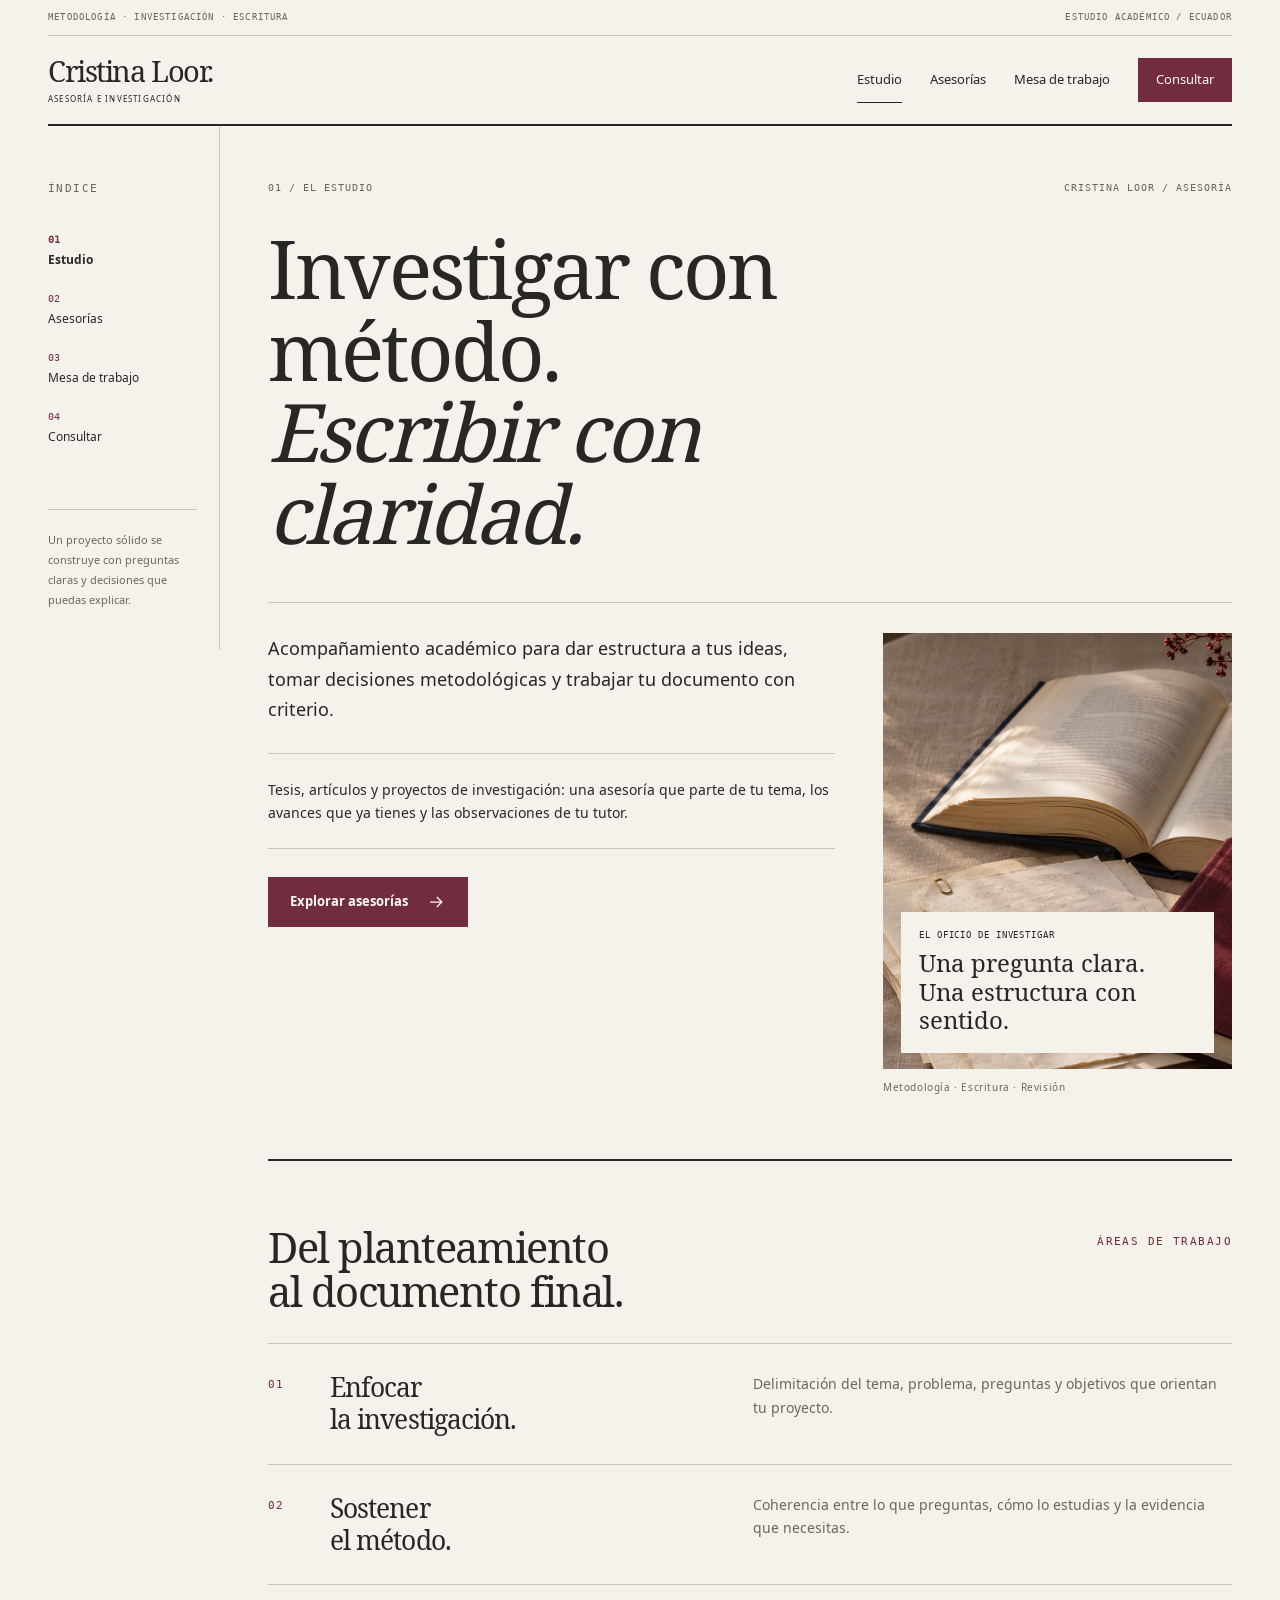
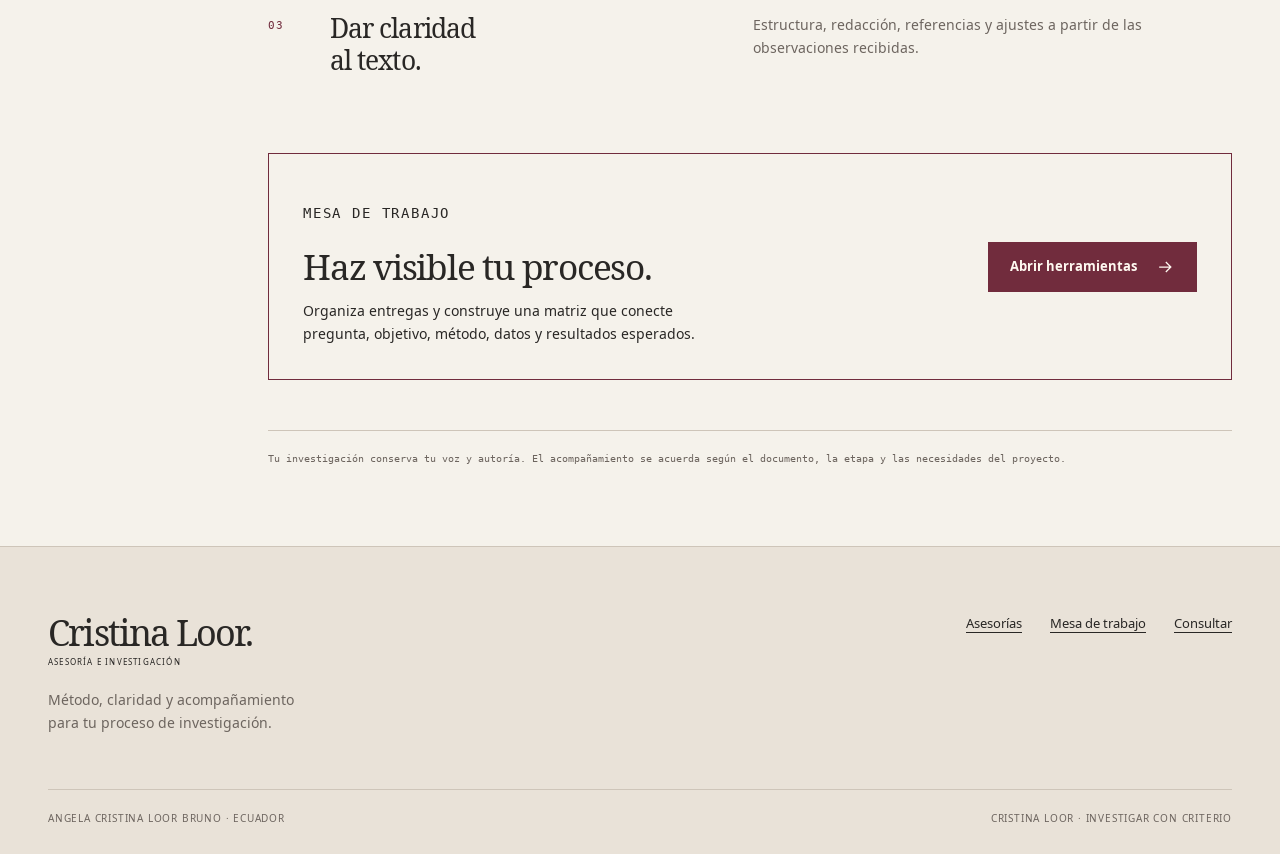
<file: index.html>
<!doctype html>
<html lang="es"><head><meta charset="utf-8"><meta name="viewport" content="width=device-width,initial-scale=1"><meta name="theme-color" content="#712c3d"><title>Método, investigación y escritura | Cristina Loor</title><meta name="description" content="Asesoría en metodología, investigación y escritura académica. Organiza tus entregas y construye una matriz de coherencia para trabajar tu proyecto."><link rel="icon" href="favicon.svg" type="image/svg+xml"><link rel="stylesheet" href="assets/fonts.css"><link rel="stylesheet" href="assets/styles.css"><script src="configuracion.js" defer></script><script src="assets/app.js" defer></script></head>
<body class="site-c"><a class="skip" href="#contenido">Saltar al contenido</a><div class="c-edition container"><span>Metodología · Investigación · Escritura</span><span>Estudio académico / Ecuador</span></div><header class="site-header"><div class="container header-inner"><a class="brand" href="index.html" aria-label="Cristina Loor · Inicio"><span class="brand-title">Cristina Loor<span aria-hidden="true">.</span></span><small>Asesoría e investigación</small></a><button class="menu-toggle" type="button" aria-label="Abrir menú" aria-expanded="false" aria-controls="navegacion">Menú</button><nav class="nav" id="navegacion" aria-label="Navegación principal"><a href="index.html" aria-current="page">Estudio</a><a href="servicios.html">Asesorías</a><a href="herramientas.html">Mesa de trabajo</a><a href="contacto.html" class="nav-cta">Consultar</a></nav></div></header>
<main id="contenido" tabindex="-1"><div class="container c-layout"><aside class="c-index" aria-label="Índice de secciones"><p class="folio">Índice</p><a href="index.html" aria-current="page"><span>01</span>Estudio</a><a href="servicios.html"><span>02</span>Asesorías</a><a href="herramientas.html"><span>03</span>Mesa de trabajo</a><a href="contacto.html"><span>04</span>Consultar</a><div class="c-index-note">Un proyecto sólido se construye con preguntas claras y decisiones que puedas explicar.</div></aside><div class="c-main"><div class="c-chapter"><span>01 / El estudio</span><span>Cristina Loor / Asesoría</span></div><h1 class="c-title">Investigar con método.<br><em>Escribir con claridad.</em></h1><div class="c-abstract"><div><p class="lead">Acompañamiento académico para dar estructura a tus ideas, tomar decisiones metodológicas y trabajar tu documento con criterio.</p><p class="c-intro-note">Tesis, artículos y proyectos de investigación: una asesoría que parte de tu tema, los avances que ya tienes y las observaciones de tu tutor.</p><div class="actions"><a class="btn" href="servicios.html">Explorar asesorías <svg viewBox="0 0 24 24" aria-hidden="true"><path d="M5 12h14M13 6l6 6-6 6"/></svg></a></div></div><figure class="c-cover"><img src="assets/editorial.png" width="1024" height="1536" alt="Mesa de estudio con cuaderno y materiales de investigación" fetchpriority="high"><div class="c-cover-label"><span>EL OFICIO DE INVESTIGAR</span>Una pregunta clara.<br>Una estructura con sentido.</div><figcaption>Metodología · Escritura · Revisión</figcaption></figure></div><section class="c-section"><div class="c-section-head"><h2>Del planteamiento<br>al documento final.</h2><span class="folio">Áreas de trabajo</span></div><article class="c-row"><span class="folio">01</span><h3>Enfocar<br>la investigación.</h3><p>Delimitación del tema, problema, preguntas y objetivos que orientan tu proyecto.</p></article><article class="c-row"><span class="folio">02</span><h3>Sostener<br>el método.</h3><p>Coherencia entre lo que preguntas, cómo lo estudias y la evidencia que necesitas.</p></article><article class="c-row"><span class="folio">03</span><h3>Dar claridad<br>al texto.</h3><p>Estructura, redacción, referencias y ajustes a partir de las observaciones recibidas.</p></article></section><section class="c-callout"><div><p class="eyebrow">Mesa de trabajo</p><h2>Haz visible tu proceso.</h2><p>Organiza entregas y construye una matriz que conecte pregunta, objetivo, método, datos y resultados esperados.</p></div><div class="actions"><a class="btn" href="herramientas.html">Abrir herramientas <svg viewBox="0 0 24 24" aria-hidden="true"><path d="M5 12h14M13 6l6 6-6 6"/></svg></a></div></section><p class="c-source-note">Tu investigación conserva tu voz y autoría. El acompañamiento se acuerda según el documento, la etapa y las necesidades del proyecto.</p></div></div></main>
<footer class="site-footer"><div class="container"><div class="footer-top"><div><a class="brand" href="index.html"><span class="brand-title">Cristina Loor<span aria-hidden="true">.</span></span><small>Asesoría e investigación</small></a><p class="footer-note">Método, claridad y acompañamiento para tu proceso de investigación.</p></div><nav class="footer-nav" aria-label="Navegación del pie"><a href="servicios.html">Asesorías</a><a href="herramientas.html">Mesa de trabajo</a><a href="contacto.html">Consultar</a></nav></div><div class="footer-bottom"><span>Angela Cristina Loor Bruno · Ecuador</span><span>Cristina Loor · Investigar con criterio</span></div></div></footer></body></html>
</file>
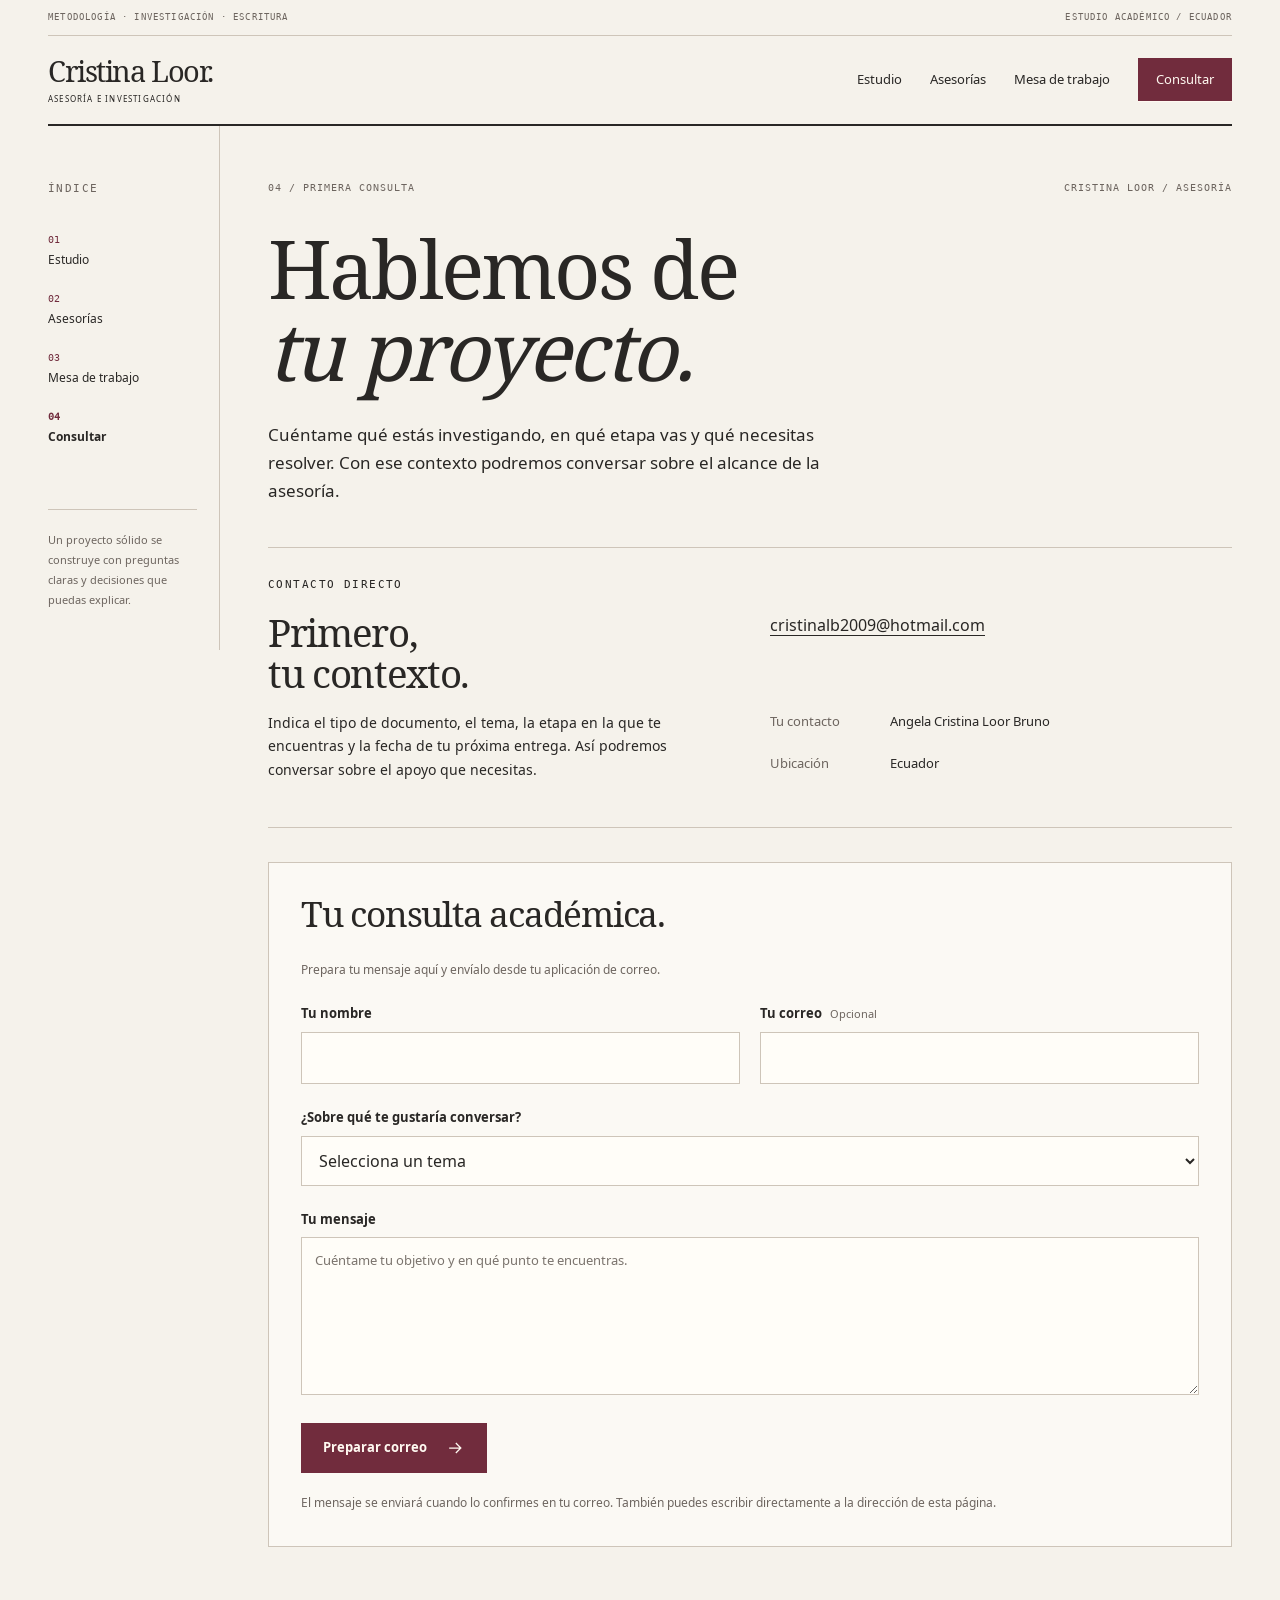
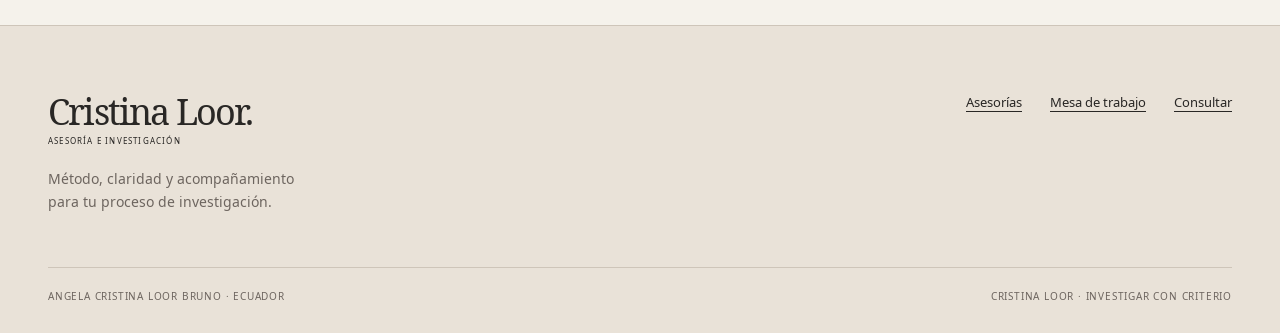
<file: contacto.html>
<!doctype html>
<html lang="es"><head><meta charset="utf-8"><meta name="viewport" content="width=device-width,initial-scale=1"><meta name="theme-color" content="#712c3d"><title>Consulta académica | Cristina Loor</title><meta name="description" content="Asesoría en metodología, investigación y escritura académica. Organiza tus entregas y construye una matriz de coherencia para trabajar tu proyecto."><link rel="icon" href="favicon.svg" type="image/svg+xml"><link rel="stylesheet" href="assets/fonts.css"><link rel="stylesheet" href="assets/styles.css"><script src="configuracion.js" defer></script><script src="assets/app.js" defer></script></head>
<body class="site-c"><a class="skip" href="#contenido">Saltar al contenido</a><div class="c-edition container"><span>Metodología · Investigación · Escritura</span><span>Estudio académico / Ecuador</span></div><header class="site-header"><div class="container header-inner"><a class="brand" href="index.html" aria-label="Cristina Loor · Inicio"><span class="brand-title">Cristina Loor<span aria-hidden="true">.</span></span><small>Asesoría e investigación</small></a><button class="menu-toggle" type="button" aria-label="Abrir menú" aria-expanded="false" aria-controls="navegacion">Menú</button><nav class="nav" id="navegacion" aria-label="Navegación principal"><a href="index.html">Estudio</a><a href="servicios.html">Asesorías</a><a href="herramientas.html">Mesa de trabajo</a><a href="contacto.html" aria-current="page" class="nav-cta">Consultar</a></nav></div></header>
<main id="contenido" tabindex="-1"><div class="container c-layout"><aside class="c-index" aria-label="Índice de secciones"><p class="folio">Índice</p><a href="index.html"><span>01</span>Estudio</a><a href="servicios.html"><span>02</span>Asesorías</a><a href="herramientas.html"><span>03</span>Mesa de trabajo</a><a href="contacto.html" aria-current="page"><span>04</span>Consultar</a><div class="c-index-note">Un proyecto sólido se construye con preguntas claras y decisiones que puedas explicar.</div></aside><div class="c-main"><div class="c-chapter"><span>04 / Primera consulta</span><span>Cristina Loor / Asesoría</span></div><div class="c-contact"><h1 class="c-title">Hablemos de<br><em>tu proyecto.</em></h1><p class="c-service-lead">Cuéntame qué estás investigando, en qué etapa vas y qué necesitas resolver. Con ese contexto podremos conversar sobre el alcance de la asesoría.</p><div class="container contact-grid"><div class="contact-info"><p class="eyebrow">Contacto directo</p><h2>Primero,<br>tu contexto.</h2><a class="contact-email" href="mailto:cristinalb2009@hotmail.com">cristinalb2009@hotmail.com</a><p class="contact-note">Indica el tipo de documento, el tema, la etapa en la que te encuentras y la fecha de tu próxima entrega. Así podremos conversar sobre el apoyo que necesitas.</p><dl class="contact-detail"><dt>Tu contacto</dt><dd>Angela Cristina Loor Bruno</dd><dt>Ubicación</dt><dd>Ecuador</dd></dl><div class="actions"><a class="btn secondary" data-link="formulario" hidden>Formulario de consulta <svg viewBox="0 0 24 24" aria-hidden="true"><path d="M5 12h14M13 6l6 6-6 6"></path></svg></a><a class="btn secondary" data-link="agenda" hidden>Agendar conversación <svg viewBox="0 0 24 24" aria-hidden="true"><path d="M5 12h14M13 6l6 6-6 6"></path></svg></a></div></div><div class="panel"><div class="panel-heading"><h2>Tu consulta académica.</h2></div><p class="micro" style="margin:0 0 24px">Prepara tu mensaje aquí y envíalo desde tu aplicación de correo.</p><form id="contact-form" data-email="cristinalb2009@hotmail.com"><div class="form-grid"><div class="field"><label for="contact-name">Tu nombre</label><input id="contact-name" name="nombre" autocomplete="name" maxlength="100" required></div><div class="field"><label for="contact-email">Tu correo <span class="hint">Opcional</span></label><input id="contact-email" type="email" name="email" autocomplete="email" maxlength="150"></div><div class="field full"><label for="contact-topic">¿Sobre qué te gustaría conversar?</label><select id="contact-topic" name="tema" required><option value="">Selecciona un tema</option><option>Tesis</option><option>Artículo científico</option><option>Proyecto de investigación</option><option>Referencias y normas APA 7</option><option>Organización de entregas</option><option>Otra consulta</option></select></div><div class="field full"><label for="contact-message">Tu mensaje</label><textarea id="contact-message" name="mensaje" rows="5" maxlength="1600" minlength="10" required placeholder="Cuéntame tu objetivo y en qué punto te encuentras."></textarea></div></div><div class="actions"><button class="btn" type="submit">Preparar correo <svg viewBox="0 0 24 24" aria-hidden="true"><path d="M5 12h14M13 6l6 6-6 6"></path></svg></button><a class="btn secondary" id="prepared-email" hidden>Abrir mi correo <svg viewBox="0 0 24 24" aria-hidden="true"><path d="M5 12h14M13 6l6 6-6 6"></path></svg></a></div><p class="status" id="contact-status" role="status" aria-live="polite"></p><p class="micro">El mensaje se enviará cuando lo confirmes en tu correo. También puedes escribir directamente a la dirección de esta página.</p></form></div></div></div></div></div></main>
<footer class="site-footer"><div class="container"><div class="footer-top"><div><a class="brand" href="index.html"><span class="brand-title">Cristina Loor<span aria-hidden="true">.</span></span><small>Asesoría e investigación</small></a><p class="footer-note">Método, claridad y acompañamiento para tu proceso de investigación.</p></div><nav class="footer-nav" aria-label="Navegación del pie"><a href="servicios.html">Asesorías</a><a href="herramientas.html">Mesa de trabajo</a><a href="contacto.html">Consultar</a></nav></div><div class="footer-bottom"><span>Angela Cristina Loor Bruno · Ecuador</span><span>Cristina Loor · Investigar con criterio</span></div></div></footer></body></html>
</file>
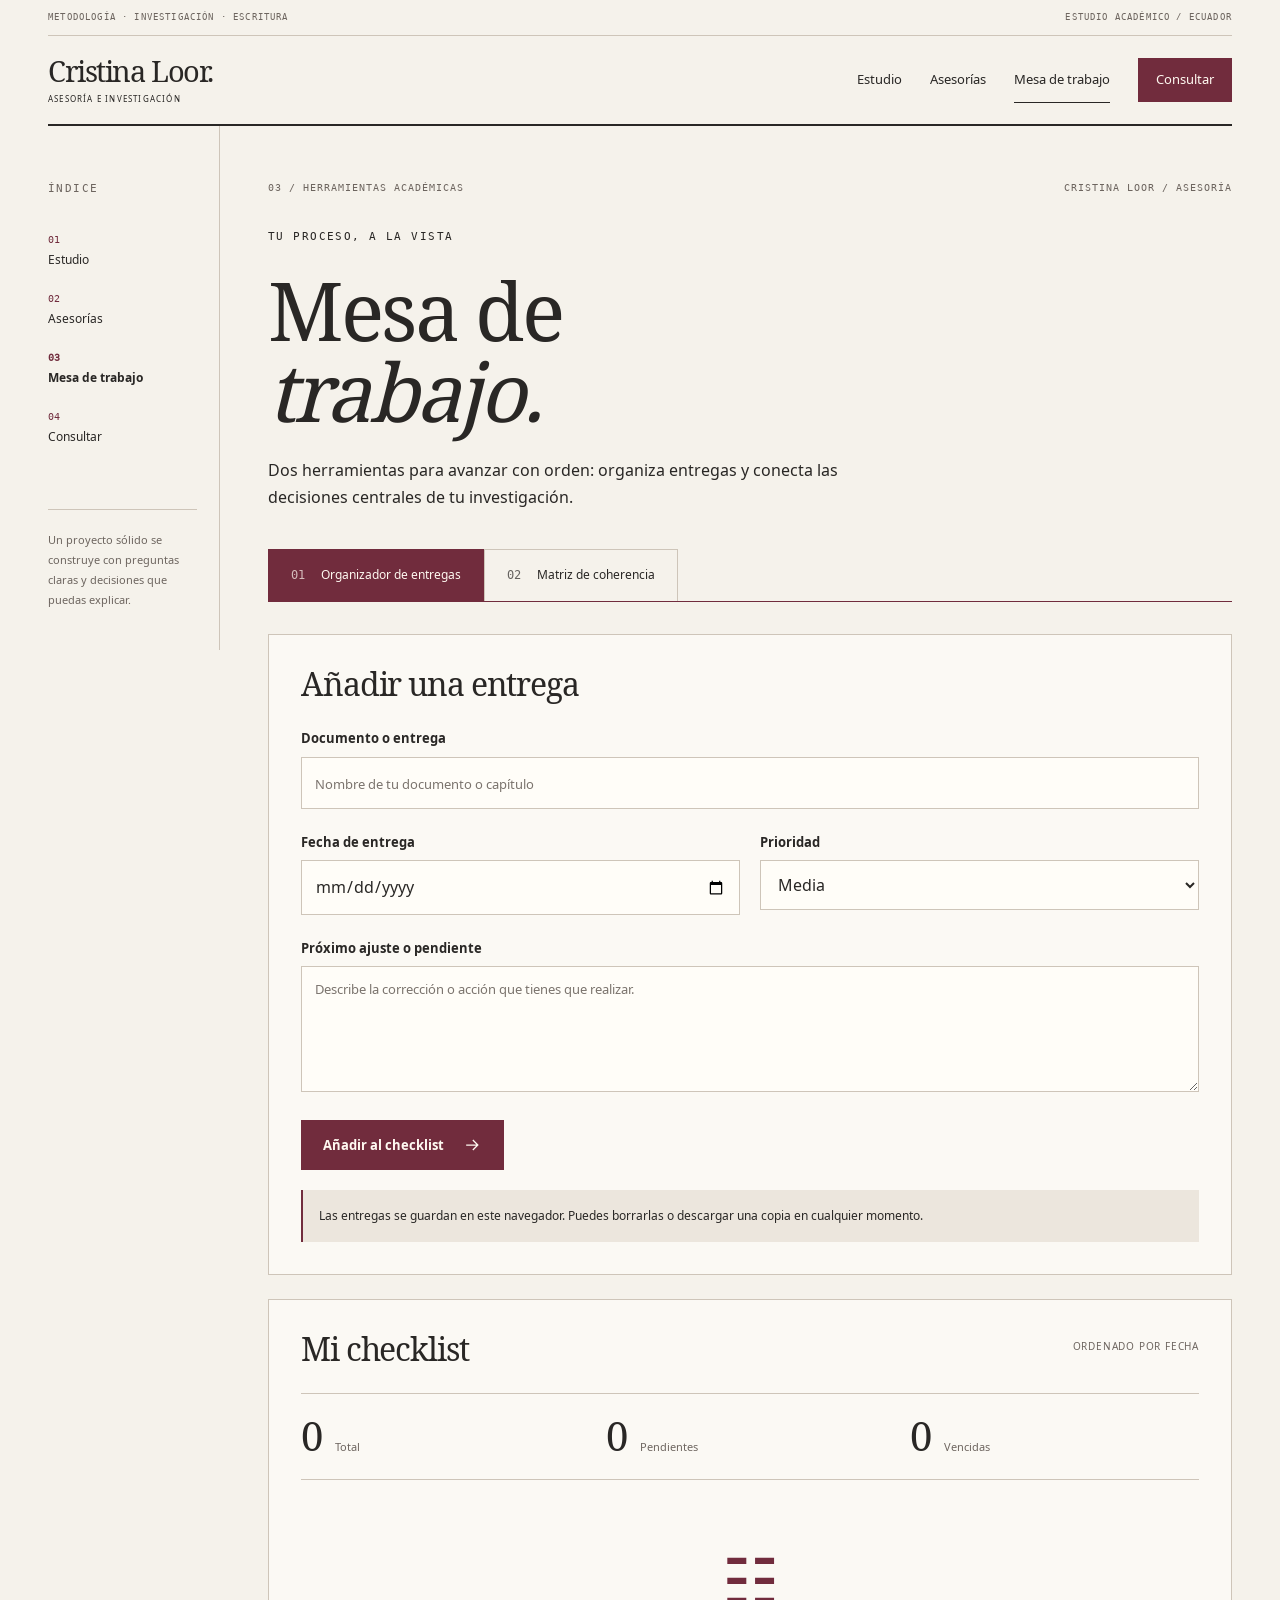
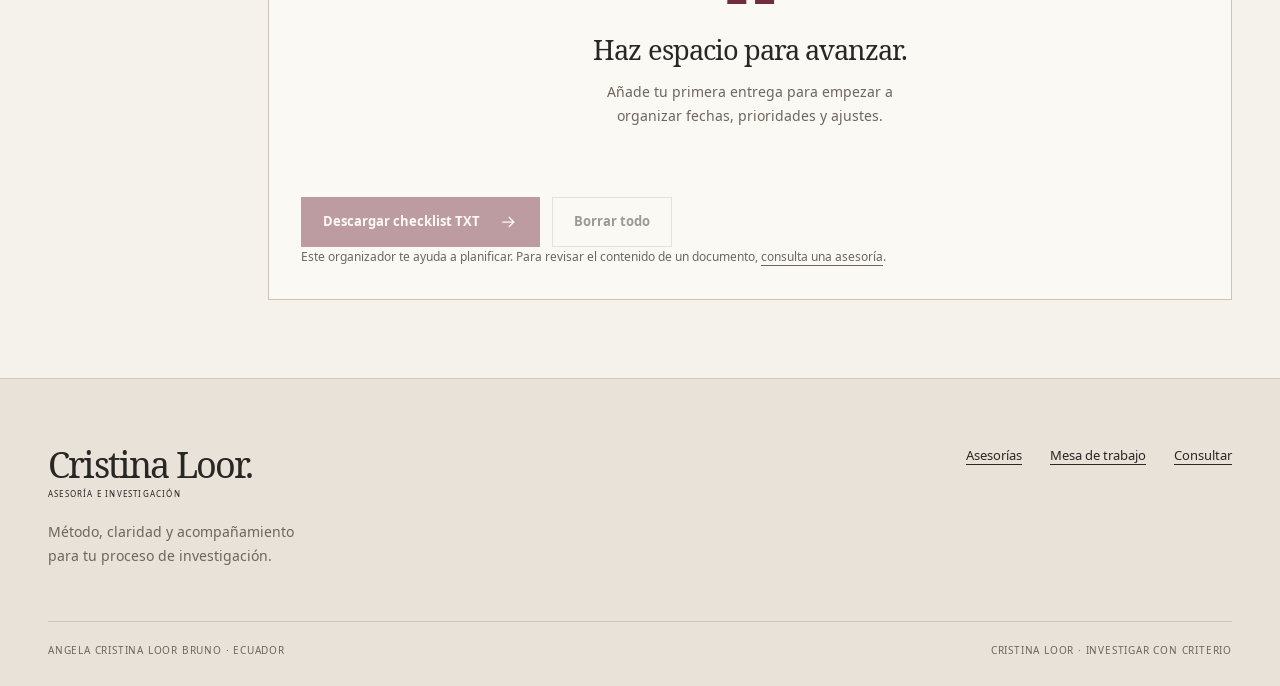
<file: herramientas.html>
<!doctype html>
<html lang="es"><head><meta charset="utf-8"><meta name="viewport" content="width=device-width,initial-scale=1"><meta name="theme-color" content="#712c3d"><title>Organizador y matriz de coherencia | Cristina Loor</title><meta name="description" content="Asesoría en metodología, investigación y escritura académica. Organiza tus entregas y construye una matriz de coherencia para trabajar tu proyecto."><link rel="icon" href="favicon.svg" type="image/svg+xml"><link rel="stylesheet" href="assets/fonts.css"><link rel="stylesheet" href="assets/styles.css"><script src="configuracion.js" defer></script><script src="assets/app.js" defer></script></head>
<body class="site-c"><a class="skip" href="#contenido">Saltar al contenido</a><div class="c-edition container"><span>Metodología · Investigación · Escritura</span><span>Estudio académico / Ecuador</span></div><header class="site-header"><div class="container header-inner"><a class="brand" href="index.html" aria-label="Cristina Loor · Inicio"><span class="brand-title">Cristina Loor<span aria-hidden="true">.</span></span><small>Asesoría e investigación</small></a><button class="menu-toggle" type="button" aria-label="Abrir menú" aria-expanded="false" aria-controls="navegacion">Menú</button><nav class="nav" id="navegacion" aria-label="Navegación principal"><a href="index.html">Estudio</a><a href="servicios.html">Asesorías</a><a href="herramientas.html" aria-current="page">Mesa de trabajo</a><a href="contacto.html" class="nav-cta">Consultar</a></nav></div></header>
<main id="contenido" tabindex="-1"><div class="container c-layout"><aside class="c-index" aria-label="Índice de secciones"><p class="folio">Índice</p><a href="index.html"><span>01</span>Estudio</a><a href="servicios.html"><span>02</span>Asesorías</a><a href="herramientas.html" aria-current="page"><span>03</span>Mesa de trabajo</a><a href="contacto.html"><span>04</span>Consultar</a><div class="c-index-note">Un proyecto sólido se construye con preguntas claras y decisiones que puedas explicar.</div></aside><div class="c-main"><div class="c-chapter"><span>03 / Herramientas académicas</span><span>Cristina Loor / Asesoría</span></div><div class="c-tool-intro"><p class="eyebrow">Tu proceso, a la vista</p><h1 class="c-title">Mesa de<br><em>trabajo.</em></h1><p class="lead">Dos herramientas para avanzar con orden: organiza entregas y conecta las decisiones centrales de tu investigación.</p></div><div class="c-tabs" id="tool-tabs" role="tablist" aria-label="Herramientas académicas" hidden><button id="tab-tasks" role="tab" type="button" aria-selected="true" aria-controls="panel-tasks" tabindex="0"><span>01</span>Organizador de entregas</button><button id="tab-matrix" role="tab" type="button" aria-selected="false" aria-controls="panel-matrix" tabindex="-1"><span>02</span>Matriz de coherencia</button></div><div class="c-tools"><section id="panel-tasks" class="c-tab-panel" aria-labelledby="tab-tasks"><div class="container tool-wide"><section class="panel" aria-labelledby="add-task-heading"><div class="panel-heading"><h2 id="add-task-heading">Añadir una entrega</h2></div><form id="task-form"><div class="form-grid"><div class="field full"><label for="task-title">Documento o entrega</label><input id="task-title" name="titulo" required minlength="3" maxlength="130" placeholder="Nombre de tu documento o capítulo"></div><div class="field"><label for="task-date">Fecha de entrega</label><input id="task-date" name="fecha" type="date" required></div><div class="field"><label for="task-priority">Prioridad</label><select id="task-priority" name="prioridad" required><option value="media">Media</option><option value="alta">Alta</option><option value="baja">Baja</option></select></div><div class="field full"><label for="task-next">Próximo ajuste o pendiente</label><textarea id="task-next" name="pendiente" required minlength="5" maxlength="700" placeholder="Describe la corrección o acción que tienes que realizar."></textarea></div></div><div class="actions"><button class="btn" type="submit">Añadir al checklist <svg viewBox="0 0 24 24" aria-hidden="true"><path d="M5 12h14M13 6l6 6-6 6"></path></svg></button></div><p class="status" id="task-status" role="status" aria-live="polite"></p><p class="notice" id="storage-notice">Las entregas se guardan en este navegador. Puedes borrarlas o descargar una copia en cualquier momento.</p></form></section><section class="panel" aria-labelledby="task-list-heading"><div class="panel-heading"><h2 id="task-list-heading">Mi checklist</h2><span class="tag">Ordenado por fecha</span></div><div class="stats" aria-label="Resumen de entregas"><div class="stat"><strong id="stat-total">0</strong><span>Total</span></div><div class="stat"><strong id="stat-pending">0</strong><span>Pendientes</span></div><div class="stat"><strong id="stat-overdue">0</strong><span>Vencidas</span></div></div><div id="task-empty" class="empty-state"><div class="empty-symbol" aria-hidden="true">☷</div><h3>Haz espacio para avanzar.</h3><p>Añade tu primera entrega para empezar a organizar fechas, prioridades y ajustes.</p></div><div id="task-list" class="task-list"></div><div class="actions"><button class="btn" id="tasks-download" type="button" disabled>Descargar checklist TXT <svg viewBox="0 0 24 24" aria-hidden="true"><path d="M5 12h14M13 6l6 6-6 6"></path></svg></button><button class="btn secondary" id="tasks-clear" type="button" disabled>Borrar todo</button></div><p class="micro">Este organizador te ayuda a planificar. Para revisar el contenido de un documento, <a href="contacto.html">consulta una asesoría</a>.</p></section></div></section><section id="panel-matrix" class="c-tab-panel" aria-labelledby="tab-matrix"><div class="matrix-intro"><p class="eyebrow">Conecta las decisiones de tu proyecto</p><h2>Matriz de coherencia</h2><p>Escribe una síntesis en cada apartado. Léelos en conjunto y utiliza las preguntas de revisión para detectar qué necesitas ajustar. La valoración del contenido la haces tú o la trabajas en una asesoría.</p></div><form id="matrix-form"><div class="matrix-row"><label for="matrix-question"><span>01</span>Pregunta de investigación<small>¿Qué quieres comprender o resolver?</small></label><textarea id="matrix-question" name="question" maxlength="4000" placeholder="Redacta una pregunta delimitada."></textarea></div><div class="matrix-row"><label for="matrix-objective"><span>02</span>Objetivo general<small>¿Qué te propones alcanzar con la investigación?</small></label><textarea id="matrix-objective" name="objective" maxlength="4000" placeholder="Escribe un objetivo que responda a tu pregunta."></textarea></div><div class="matrix-row"><label for="matrix-method"><span>03</span>Método<small>¿Cómo abordarás esa pregunta?</small></label><textarea id="matrix-method" name="method" maxlength="4000" placeholder="Describe el enfoque, diseño y procedimiento previstos."></textarea></div><div class="matrix-row"><label for="matrix-data"><span>04</span>Datos y fuentes<small>¿Qué evidencia necesitas y de dónde provendrá?</small></label><textarea id="matrix-data" name="data" maxlength="4000" placeholder="Indica participantes, documentos, instrumentos o fuentes."></textarea></div><div class="matrix-row"><label for="matrix-results"><span>05</span>Resultados esperados<small>¿Qué conocimiento o producto esperas obtener?</small></label><textarea id="matrix-results" name="results" maxlength="4000" placeholder="Describe el aporte esperado sin anticipar conclusiones no demostradas."></textarea></div><fieldset class="matrix-checks"><legend>Mi revisión manual</legend><p class="micro">Marca cada punto después de leer y contrastar tus respuestas. Si editas el contenido, esta revisión se reinicia.</p><label class="check-label"><input type="checkbox" id="matrix-check-0" data-matrix-check="0"><span>La pregunta está delimitada y se puede investigar.</span></label><label class="check-label"><input type="checkbox" id="matrix-check-1" data-matrix-check="1"><span>El objetivo responde a la pregunta planteada.</span></label><label class="check-label"><input type="checkbox" id="matrix-check-2" data-matrix-check="2"><span>El método permite alcanzar el objetivo.</span></label><label class="check-label"><input type="checkbox" id="matrix-check-3" data-matrix-check="3"><span>Los datos previstos son pertinentes y accesibles.</span></label><label class="check-label"><input type="checkbox" id="matrix-check-4" data-matrix-check="4"><span>Los resultados esperados se relacionan con el objetivo.</span></label><p class="micro" id="matrix-review-status" role="status">0 de 5 puntos revisados por ti.</p></fieldset><div class="actions"><button class="btn" type="submit">Ver mi matriz <svg viewBox="0 0 24 24" aria-hidden="true"><path d="M5 12h14M13 6l6 6-6 6"/></svg></button><button class="btn secondary" type="button" id="matrix-download">Descargar matriz TXT</button><button class="small-button" type="button" id="matrix-clear">Borrar matriz</button></div><p class="status" id="matrix-status" role="status" aria-live="polite"></p><p class="notice" id="matrix-storage-notice">La matriz se guarda en este navegador, por separado de tu checklist. Descarga una copia si vas a trabajar desde otro dispositivo.</p></form><section class="matrix-result" id="matrix-result" hidden aria-labelledby="matrix-result-title"><p class="eyebrow">Vista de trabajo</p><h2 id="matrix-result-title">Tu proyecto, en relación.</h2><dl id="matrix-summary"></dl><p class="micro" style="margin-top:22px">Esta vista organiza lo que escribiste. No evalúa automáticamente la calidad metodológica ni reemplaza una revisión académica.</p></section></section></div></div></div></main>
<footer class="site-footer"><div class="container"><div class="footer-top"><div><a class="brand" href="index.html"><span class="brand-title">Cristina Loor<span aria-hidden="true">.</span></span><small>Asesoría e investigación</small></a><p class="footer-note">Método, claridad y acompañamiento para tu proceso de investigación.</p></div><nav class="footer-nav" aria-label="Navegación del pie"><a href="servicios.html">Asesorías</a><a href="herramientas.html">Mesa de trabajo</a><a href="contacto.html">Consultar</a></nav></div><div class="footer-bottom"><span>Angela Cristina Loor Bruno · Ecuador</span><span>Cristina Loor · Investigar con criterio</span></div></div></footer></body></html>
</file>
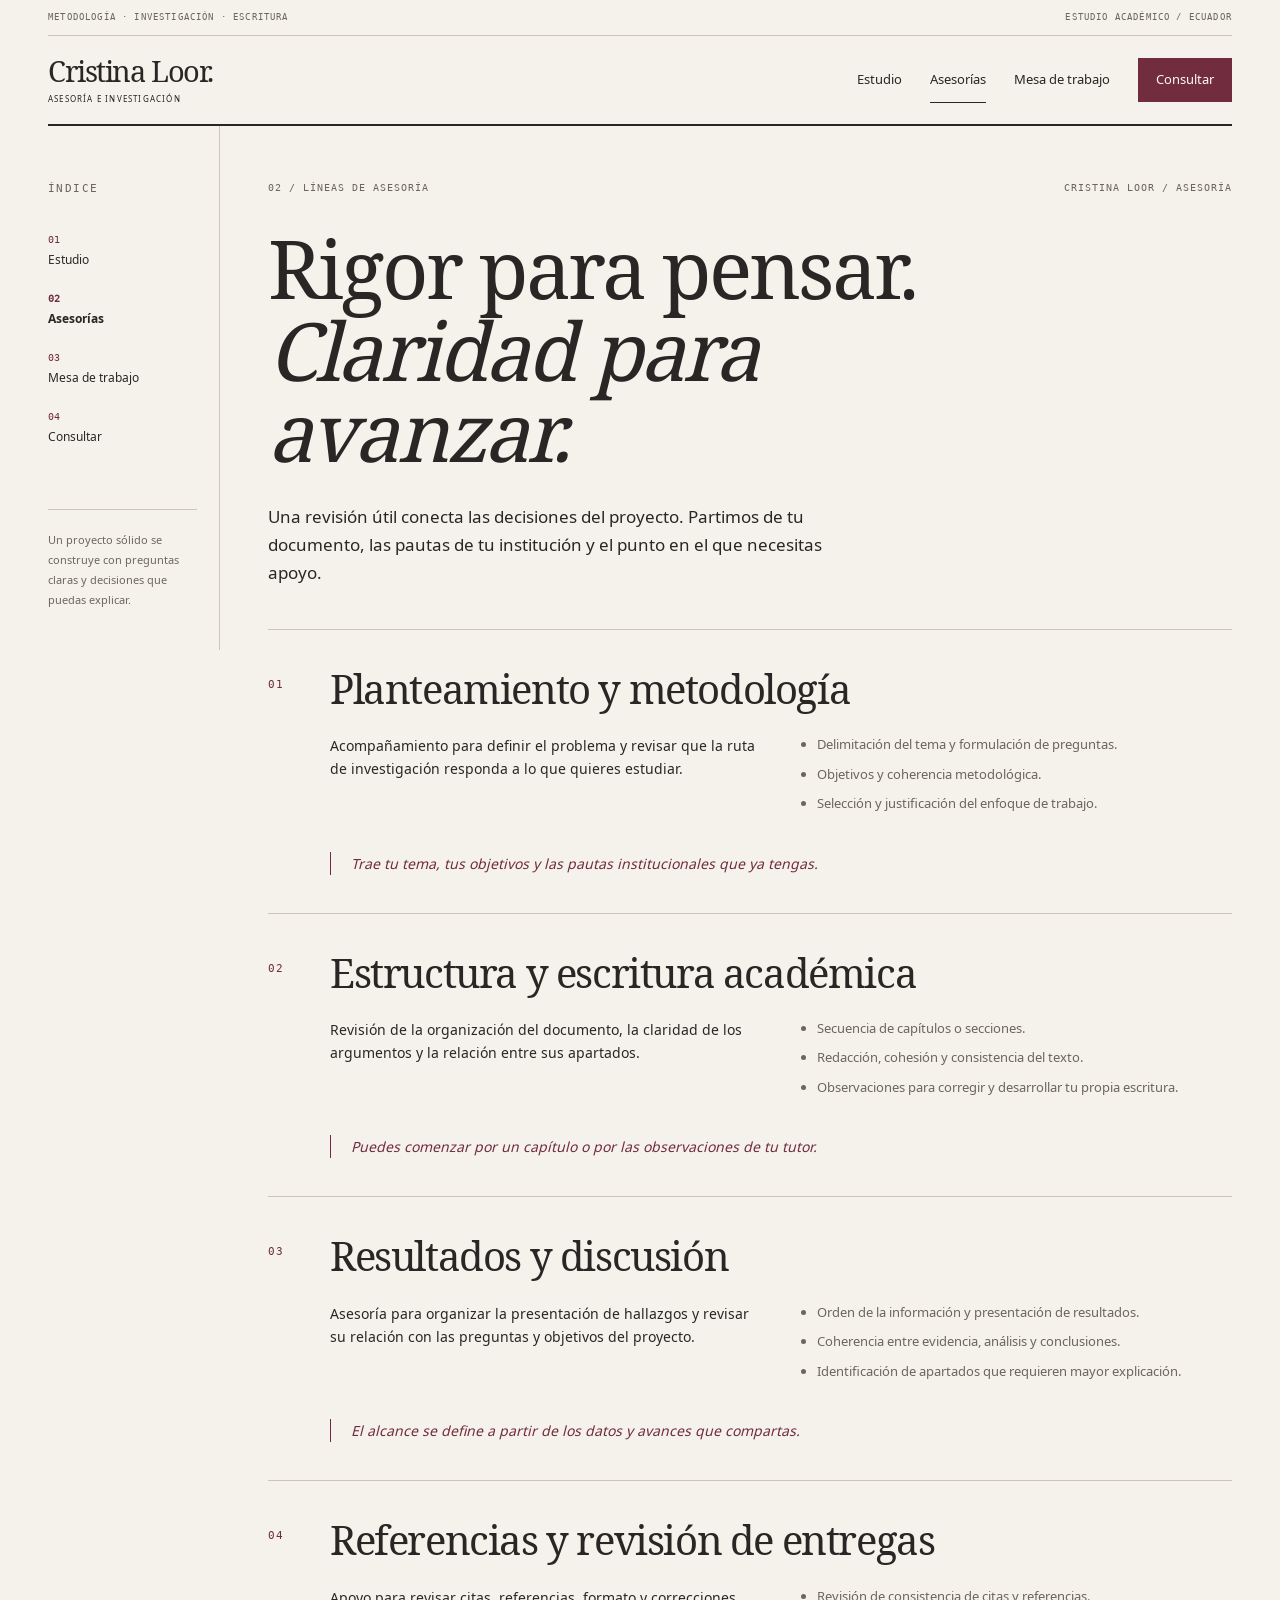
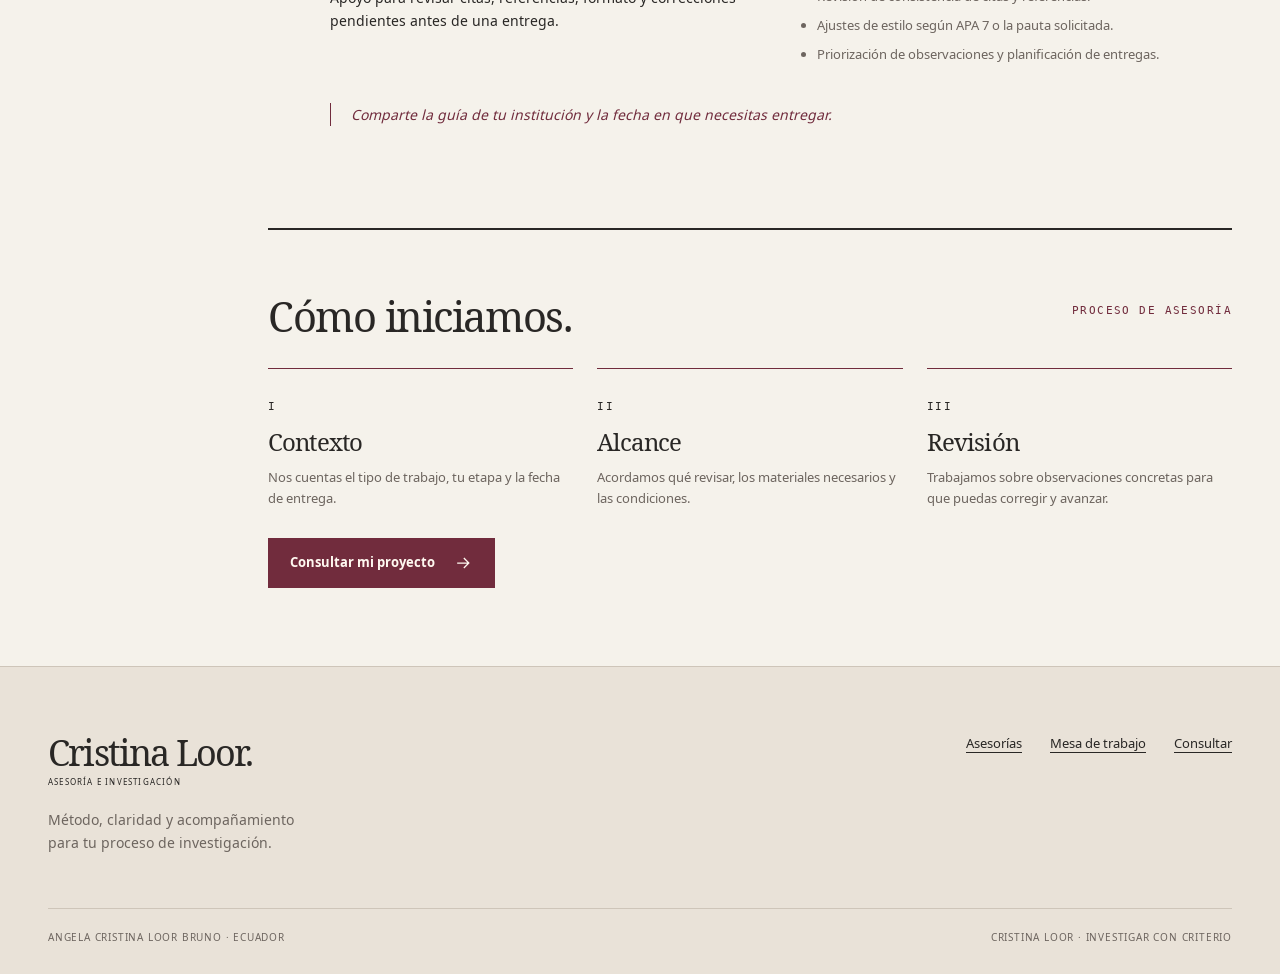
<file: servicios.html>
<!doctype html>
<html lang="es"><head><meta charset="utf-8"><meta name="viewport" content="width=device-width,initial-scale=1"><meta name="theme-color" content="#712c3d"><title>Asesorías académicas | Cristina Loor</title><meta name="description" content="Asesoría en metodología, investigación y escritura académica. Organiza tus entregas y construye una matriz de coherencia para trabajar tu proyecto."><link rel="icon" href="favicon.svg" type="image/svg+xml"><link rel="stylesheet" href="assets/fonts.css"><link rel="stylesheet" href="assets/styles.css"><script src="configuracion.js" defer></script><script src="assets/app.js" defer></script></head>
<body class="site-c"><a class="skip" href="#contenido">Saltar al contenido</a><div class="c-edition container"><span>Metodología · Investigación · Escritura</span><span>Estudio académico / Ecuador</span></div><header class="site-header"><div class="container header-inner"><a class="brand" href="index.html" aria-label="Cristina Loor · Inicio"><span class="brand-title">Cristina Loor<span aria-hidden="true">.</span></span><small>Asesoría e investigación</small></a><button class="menu-toggle" type="button" aria-label="Abrir menú" aria-expanded="false" aria-controls="navegacion">Menú</button><nav class="nav" id="navegacion" aria-label="Navegación principal"><a href="index.html">Estudio</a><a href="servicios.html" aria-current="page">Asesorías</a><a href="herramientas.html">Mesa de trabajo</a><a href="contacto.html" class="nav-cta">Consultar</a></nav></div></header>
<main id="contenido" tabindex="-1"><div class="container c-layout"><aside class="c-index" aria-label="Índice de secciones"><p class="folio">Índice</p><a href="index.html"><span>01</span>Estudio</a><a href="servicios.html" aria-current="page"><span>02</span>Asesorías</a><a href="herramientas.html"><span>03</span>Mesa de trabajo</a><a href="contacto.html"><span>04</span>Consultar</a><div class="c-index-note">Un proyecto sólido se construye con preguntas claras y decisiones que puedas explicar.</div></aside><div class="c-main"><div class="c-chapter"><span>02 / Líneas de asesoría</span><span>Cristina Loor / Asesoría</span></div><h1 class="c-title">Rigor para pensar.<br><em>Claridad para avanzar.</em></h1><p class="c-service-lead">Una revisión útil conecta las decisiones del proyecto. Partimos de tu documento, las pautas de tu institución y el punto en el que necesitas apoyo.</p><section class="c-section" style="margin-top:42px;padding-top:0;border:0"><article class="c-service"><span class="folio">01</span><div><h2>Planteamiento y metodología</h2><div class="c-service-columns"><p>Acompañamiento para definir el problema y revisar que la ruta de investigación responda a lo que quieres estudiar.</p><ul><li>Delimitación del tema y formulación de preguntas.</li><li>Objetivos y coherencia metodológica.</li><li>Selección y justificación del enfoque de trabajo.</li></ul></div><p class="service-prompt">Trae tu tema, tus objetivos y las pautas institucionales que ya tengas.</p></div></article><article class="c-service"><span class="folio">02</span><div><h2>Estructura y escritura académica</h2><div class="c-service-columns"><p>Revisión de la organización del documento, la claridad de los argumentos y la relación entre sus apartados.</p><ul><li>Secuencia de capítulos o secciones.</li><li>Redacción, cohesión y consistencia del texto.</li><li>Observaciones para corregir y desarrollar tu propia escritura.</li></ul></div><p class="service-prompt">Puedes comenzar por un capítulo o por las observaciones de tu tutor.</p></div></article><article class="c-service"><span class="folio">03</span><div><h2>Resultados y discusión</h2><div class="c-service-columns"><p>Asesoría para organizar la presentación de hallazgos y revisar su relación con las preguntas y objetivos del proyecto.</p><ul><li>Orden de la información y presentación de resultados.</li><li>Coherencia entre evidencia, análisis y conclusiones.</li><li>Identificación de apartados que requieren mayor explicación.</li></ul></div><p class="service-prompt">El alcance se define a partir de los datos y avances que compartas.</p></div></article><article class="c-service"><span class="folio">04</span><div><h2>Referencias y revisión de entregas</h2><div class="c-service-columns"><p>Apoyo para revisar citas, referencias, formato y correcciones pendientes antes de una entrega.</p><ul><li>Revisión de consistencia de citas y referencias.</li><li>Ajustes de estilo según APA 7 o la pauta solicitada.</li><li>Priorización de observaciones y planificación de entregas.</li></ul></div><p class="service-prompt">Comparte la guía de tu institución y la fecha en que necesitas entregar.</p></div></article></section><section class="c-section"><div class="c-section-head"><h2>Cómo iniciamos.</h2><span class="folio">Proceso de asesoría</span></div><div class="c-method"><article><span class="folio">I</span><h3>Contexto</h3><p>Nos cuentas el tipo de trabajo, tu etapa y la fecha de entrega.</p></article><article><span class="folio">II</span><h3>Alcance</h3><p>Acordamos qué revisar, los materiales necesarios y las condiciones.</p></article><article><span class="folio">III</span><h3>Revisión</h3><p>Trabajamos sobre observaciones concretas para que puedas corregir y avanzar.</p></article></div><div class="actions"><a class="btn" href="contacto.html">Consultar mi proyecto <svg viewBox="0 0 24 24" aria-hidden="true"><path d="M5 12h14M13 6l6 6-6 6"/></svg></a></div></section></div></div></main>
<footer class="site-footer"><div class="container"><div class="footer-top"><div><a class="brand" href="index.html"><span class="brand-title">Cristina Loor<span aria-hidden="true">.</span></span><small>Asesoría e investigación</small></a><p class="footer-note">Método, claridad y acompañamiento para tu proceso de investigación.</p></div><nav class="footer-nav" aria-label="Navegación del pie"><a href="servicios.html">Asesorías</a><a href="herramientas.html">Mesa de trabajo</a><a href="contacto.html">Consultar</a></nav></div><div class="footer-bottom"><span>Angela Cristina Loor Bruno · Ecuador</span><span>Cristina Loor · Investigar con criterio</span></div></div></footer></body></html>
</file>
<file: assets/fonts.css>
@font-face{font-family:'Site Display';src:url('fonts/display-400.woff') format('woff');font-style:normal;font-weight:400;font-display:swap}
@font-face{font-family:'Site Display';src:url('fonts/display-700.woff') format('woff');font-style:normal;font-weight:700;font-display:swap}
@font-face{font-family:'Site Text';src:url('fonts/text-400.woff') format('woff');font-style:normal;font-weight:400;font-display:swap}
@font-face{font-family:'Site Text';src:url('fonts/text-700.woff') format('woff');font-style:normal;font-weight:700;font-display:swap}
@font-face{font-family:'Site Mono';src:url('fonts/mono-400.woff') format('woff');font-style:normal;font-weight:400;font-display:swap}
:root{--font-head:'Site Display',Georgia,serif;--font-body:'Site Text',Arial,sans-serif;--font-mono:'Site Mono',monospace}
</file>
<file: assets/styles.css>
*{box-sizing:border-box}:where(.tool-layout,.contact-grid,.form-grid,.s-intro,.s-paths,.s-service,.s-tool-intro,.s-principles,.s-process-grid,.s-note,.c-layout,.c-abstract,.c-row,.c-method,.c-service-columns,.matrix-row,.d-cover-bottom,.d-heading,.d-objective,.d-process-grid,.d-criteria,.d-tool-header,.catalog-toolbar,.catalog-grid)>*{min-width:0}html{scroll-behavior:smooth;scroll-padding-top:100px}body{margin:0;background:var(--paper);color:var(--ink);font-family:var(--font-body,Arial,sans-serif);font-size:16px;line-height:1.65}h1,h2,h3,p,figure,dl,dd{margin:0}h1,h2,h3{font-family:var(--font-head,Georgia,serif);font-weight:500;line-height:1.06;letter-spacing:-.035em}h1{font-size:clamp(3rem,7.4vw,7rem)}h2{font-size:clamp(2.1rem,4.4vw,4.2rem)}h3{font-size:1.5rem}p+p{margin-top:1rem}a{color:inherit;text-underline-offset:4px}button,input,select,textarea{font:inherit}button,a,input,textarea,select{-webkit-tap-highlight-color:transparent}a,button{touch-action:manipulation}button{cursor:pointer}button:disabled{cursor:default;opacity:.45}a:not(.btn):hover{text-decoration-thickness:2px}img,svg{max-width:100%;display:block}img{height:auto}svg{width:20px;height:20px;fill:none;stroke:currentColor;stroke-width:1.5}::selection{background:var(--accent);color:var(--accent-text)}:focus-visible{outline:3px solid var(--focus);outline-offset:5px}[hidden]{display:none!important}.container{width:min(1280px,calc(100% - 96px));margin-inline:auto}.skip{position:fixed;z-index:999;top:12px;left:12px;transform:translateY(-180%);padding:12px 20px;background:var(--ink);color:var(--paper)}.skip:focus{transform:none}.site-header{position:relative;z-index:20}.header-inner{min-height:96px;display:flex;align-items:center;justify-content:space-between;gap:24px}.brand{text-decoration:none;flex-shrink:0}.brand small{font-family:var(--font-body,Arial,sans-serif);display:block;font-size:10px;letter-spacing:.16em;line-height:1.5;text-transform:uppercase}.nav{display:flex;align-items:center;gap:28px}.nav a{font-size:13px;text-decoration:none;white-space:nowrap;padding-block:12px}.nav a[aria-current=page]{border-bottom:1px solid currentColor}.nav .nav-cta{padding:11px 18px;background:var(--ink);color:var(--paper)}.menu-toggle{display:none;border:1px solid var(--line);padding:10px 14px;background:transparent;color:inherit;font-size:13px}.eyebrow,.folio,.label{font-family:var(--font-mono,monospace);font-size:11px;font-weight:500;text-transform:uppercase;letter-spacing:.13em;line-height:1.6}.eyebrow{margin-bottom:24px}.lead{font-size:clamp(1.05rem,1.5vw,1.3rem);line-height:1.7;max-width:64ch}.muted,.micro,.hint{color:var(--muted)}.micro{font-size:12px;line-height:1.7}.hint{font-weight:400;font-size:11px;margin-left:5px}.actions{display:flex;flex-wrap:wrap;gap:12px;align-items:center;margin-top:28px}.btn{display:inline-flex;align-items:center;justify-content:center;gap:18px;min-height:50px;padding:13px 21px;background:var(--accent);color:var(--accent-text);border:1px solid var(--accent);text-decoration:none;font-size:13px;font-weight:600;line-height:1.5;max-width:100%;text-align:center;transition:background .18s,color .18s,transform .18s}.btn:hover{transform:translateY(-2px);filter:brightness(.94)}.btn.secondary{background:transparent;color:var(--ink);border-color:var(--line)}.text-link{display:inline-flex;gap:18px;align-items:center;font-size:14px;text-decoration:none;border-bottom:1px solid currentColor;padding-block:8px}.section{padding-block:100px}.section.soft{background:var(--soft)}.section-head{margin-bottom:48px}.section-head p{max-width:54ch;margin-top:20px}.page-intro{padding-block:68px}.page-intro .lead{margin-top:28px}.tool-layout{display:grid;grid-template-columns:1.1fr 1fr;gap:40px;align-items:start}.panel{min-width:0;padding:36px;background:var(--panel);border:1px solid var(--line)}.panel-heading{display:flex;align-items:start;justify-content:space-between;gap:20px;margin-bottom:28px}.panel-heading h2{font-size:1.9rem}.tag{font-size:10px;text-transform:uppercase;letter-spacing:.08em;line-height:1.5;flex-shrink:0;color:var(--muted);padding-top:7px}.form-grid{display:grid;grid-template-columns:1fr 1fr;gap:24px 20px}.field{display:flex;flex-direction:column;min-width:0;gap:8px}.field.full{grid-column:1/-1}.field label{font-size:13px;font-weight:600;line-height:1.5}input,textarea,select{width:100%;min-width:0;background:var(--input);border:1px solid var(--line);color:var(--ink);padding:12px 13px;border-radius:0;min-height:48px}input[type=checkbox]{width:18px;min-height:18px;height:18px;accent-color:var(--accent);flex-shrink:0}textarea{resize:vertical;min-height:126px}input::placeholder,textarea::placeholder{color:var(--muted);opacity:.9;font-size:13px}select{padding-right:24px}form .micro{margin-top:20px}.status{font-size:13px;line-height:1.6;margin-top:16px}.status:empty{display:none}.notice{font-size:12px;line-height:1.6;padding:16px;border-left:2px solid var(--accent);background:var(--soft);margin-top:20px}.empty-state{padding:42px 8px;text-align:center}.empty-symbol{font-family:var(--font-head,Georgia,serif);font-size:4rem;line-height:1;color:var(--accent);margin-bottom:24px}.empty-state h3{font-size:1.7rem;margin-bottom:16px}.empty-state p{font-size:14px;max-width:37ch;margin-inline:auto;color:var(--muted)}.result-line{padding-block:17px;border-bottom:1px solid var(--line)}.result-line dt{font-size:10px;letter-spacing:.1em;text-transform:uppercase;font-family:var(--font-mono,monospace);color:var(--muted)}.result-line dd{margin-top:7px;font-size:15px;white-space:pre-wrap;overflow-wrap:anywhere}.result-content ol{padding-left:20px;font-size:14px}.result-content li+li{margin-top:12px}.result-content h3{font-size:1.6rem}.contact-grid{display:grid;grid-template-columns:.8fr 1.2fr;gap:64px}.contact-email{display:block;overflow-wrap:anywhere;font-size:clamp(1rem,1.5vw,1.3rem);margin:28px 0}.contact-note{font-size:15px}.contact-detail{display:grid;grid-template-columns:100px 1fr;gap:13px 20px;font-size:13px;margin-top:32px}.contact-detail dt{color:var(--muted)}.contact-detail dd{min-width:0;overflow-wrap:anywhere}.site-footer{padding:66px 0 28px;border-top:1px solid var(--line)}.footer-top{display:flex;justify-content:space-between;gap:40px}.footer-note{max-width:35ch;font-size:14px;margin-top:20px;color:var(--muted)}.footer-nav{display:flex;gap:28px;align-items:start;flex-wrap:wrap;font-size:13px}.footer-bottom{display:flex;justify-content:space-between;gap:20px;flex-wrap:wrap;margin-top:54px;padding-top:20px;border-top:1px solid var(--line);font-size:10px;letter-spacing:.08em;text-transform:uppercase;color:var(--muted)}.no-script{padding:16px;border:1px solid var(--line);margin:20px 0;font-size:13px}.visually-hidden{position:absolute;width:1px;height:1px;padding:0;margin:-1px;overflow:hidden;clip:rect(0,0,0,0);white-space:nowrap;border:0}main{min-height:65vh}main:focus{outline:none}.editorial-image{width:100%;height:100%;object-fit:cover}.quote-line{border-left:1px solid var(--accent);padding-left:28px;font-family:var(--font-head,Georgia,serif);font-size:1.7rem;line-height:1.3;max-width:30ch}.nobr{white-space:nowrap}details{border-bottom:1px solid var(--line);padding-block:20px}summary{cursor:pointer;font-size:1.15rem;font-weight:500;padding-right:20px}details p{font-size:14px;max-width:65ch;margin-top:14px}figure figcaption{font-size:10px;letter-spacing:.06em;line-height:1.6;margin-top:10px;color:var(--muted)}
@media(max-width:1020px){.container{width:calc(100% - 56px)}.nav{gap:18px}.tool-layout{gap:20px}.panel{padding:26px}.contact-grid{gap:32px}.panel-heading{flex-direction:column;gap:6px}.tag{padding:0}}
@media(max-width:760px){html{scroll-padding-top:20px}.container{width:calc(100% - 36px)}.header-inner{min-height:82px;flex-wrap:wrap;gap:0;padding-block:18px}.menu-toggle{display:inline-flex;align-items:center}.nav{width:100%;flex-direction:column;gap:0;align-items:stretch;margin-top:20px;padding-top:10px;border-top:1px solid var(--line)}.nav a{padding:14px 10px;white-space:normal}.nav .nav-cta{margin-top:8px}.js .nav:not(.is-open){display:none}.section{padding-block:64px}.page-intro{padding-block:46px}.tool-layout,.contact-grid{grid-template-columns:1fr;gap:28px}.panel{padding:26px 22px}.panel-heading{flex-direction:row}.form-grid{gap:20px}.footer-top{flex-direction:column}.footer-nav{gap:18px 24px}.site-footer{padding-top:48px}.section-head{margin-bottom:32px}.contact-detail{grid-template-columns:90px 1fr}.lead{font-size:1.05rem}}
@media(max-width:420px){.form-grid{grid-template-columns:1fr}.field.full{grid-column:auto}.panel{padding:24px 17px}.panel-heading{flex-direction:column}.btn{padding-inline:16px;gap:10px}.actions{gap:10px}.footer-bottom{font-size:9px}.contact-detail{grid-template-columns:1fr;gap:4px}.contact-detail dd{margin-bottom:12px}}
@media(prefers-reduced-motion:reduce){html{scroll-behavior:auto}*,*::before,*::after{transition:none!important;animation:none!important}.btn:hover{transform:none}}

:root{--paper:#f5f2eb;--ink:#292725;--muted:#6d655f;--line:#cec5b9;--accent:#712c3d;--accent-text:#fff9f1;--focus:#106e72;--soft:#ece6dd;--panel:#fbf9f4;--input:#fffdf8}.c-edition{display:flex;justify-content:space-between;gap:20px;padding-block:10px;border-bottom:1px solid var(--line);font-family:var(--font-mono,monospace);font-size:9px;text-transform:uppercase;letter-spacing:.13em;color:var(--muted)}.brand-title{font-family:var(--font-head,Georgia,serif);font-size:29px;letter-spacing:-.05em;line-height:1.1}.brand small{font-size:8px;margin-top:3px;letter-spacing:.15em}.header-inner{min-height:90px;border-bottom:2px solid var(--ink)}.nav .nav-cta{background:var(--accent);color:var(--accent-text)}.c-layout{display:grid;grid-template-columns:172px minmax(0,1fr);gap:48px}.c-index{border-right:1px solid var(--line);padding:54px 22px 40px 0;align-self:start;position:sticky;top:20px}.c-index>p{margin-bottom:24px;color:var(--muted)}.c-index a{display:block;padding:11px 0;font-size:12px;text-decoration:none;line-height:1.5}.c-index a span{font-family:var(--font-mono,monospace);display:block;font-size:10px;color:var(--accent);margin-bottom:4px}.c-index a[aria-current=page]{font-weight:700}.c-index-note{margin-top:52px;padding-top:20px;border-top:1px solid var(--line);font-size:11px;line-height:1.8;color:var(--muted)}.c-main{min-width:0;padding:54px 0 78px}.c-title{font-size:clamp(3.2rem,6.3vw,6.2rem);line-height:1.01;max-width:15ch;font-weight:500}.c-chapter{display:flex;justify-content:space-between;gap:20px;margin-bottom:32px}.c-chapter span{font-family:var(--font-mono,monospace);font-size:10px;letter-spacing:.1em;text-transform:uppercase;color:var(--muted)}.c-abstract{display:grid;grid-template-columns:1.3fr .8fr;gap:48px;margin-top:48px;padding-top:30px;border-top:1px solid var(--line)}.c-abstract .lead{font-size:18px}.c-abstract .c-intro-note{padding:24px 0;margin-top:28px;border-block:1px solid var(--line);font-size:14px}.c-cover{position:relative}.c-cover img{aspect-ratio:4/5;object-fit:cover;width:100%}.c-cover-label{position:absolute;left:18px;right:18px;bottom:42px;background:var(--paper);padding:18px;font-family:var(--font-head,Georgia,serif);font-size:1.5rem;line-height:1.2}.c-cover-label span{display:block;font-family:var(--font-mono,monospace);font-size:9px;letter-spacing:.1em;margin-bottom:8px}.c-section{padding-top:64px;margin-top:64px;border-top:2px solid var(--ink)}.c-section-head{display:flex;justify-content:space-between;gap:24px;align-items:start;margin-bottom:30px}.c-section-head h2{font-size:2.6rem;max-width:20ch}.c-section-head .folio{color:var(--accent);padding-top:8px}.c-row{padding:28px 0;border-top:1px solid var(--line);display:grid;grid-template-columns:38px 1fr 1.2fr;gap:24px}.c-row h3{font-size:1.65rem;line-height:1.2}.c-row p{font-size:14px;color:var(--muted)}.c-row .folio{padding-top:4px;color:var(--accent)}.c-callout{padding:34px;border:1px solid var(--accent);display:grid;grid-template-columns:1fr auto;gap:30px;align-items:center;margin-top:48px}.c-callout h2{font-size:2.2rem}.c-callout p{font-size:14px;margin-top:14px;max-width:50ch}.c-callout .actions{margin-top:0}.c-service-lead{margin-top:30px;max-width:58ch;font-size:17px}.c-service{border-top:1px solid var(--line);padding:38px 0;display:grid;grid-template-columns:40px 1fr;gap:22px}.c-service .folio{padding-top:8px;color:var(--accent)}.c-service h2{font-size:2.5rem}.c-service-columns{display:grid;grid-template-columns:1fr 1fr;gap:36px;margin-top:24px}.c-service p{font-size:14px}.c-service ul{padding-left:18px;color:var(--muted);font-size:13px;margin-top:0}.c-service li+li{margin-top:8px}.c-service .service-prompt{border-left:1px solid var(--accent);padding-left:20px;margin-top:24px;font-style:italic;color:var(--accent)}.c-method{display:grid;grid-template-columns:repeat(3,1fr);gap:24px}.c-method article{border-top:1px solid var(--accent);padding-top:22px}.c-method h3{font-size:1.5rem;margin:12px 0}.c-method p{font-size:13px;color:var(--muted)}.c-tool-intro{max-width:760px}.c-tool-intro .lead{font-size:16px;margin-top:24px}.c-tabs{display:flex;gap:0;border-bottom:1px solid var(--accent);margin:38px 0 32px}.c-tabs button{padding:15px 22px;background:transparent;color:var(--ink);border:1px solid var(--line);border-bottom:0;font-size:12px;text-align:left;min-height:52px}.c-tabs button[aria-selected=true]{background:var(--accent);color:var(--accent-text);border-color:var(--accent)}.c-tabs button span{font-family:var(--font-mono,monospace);margin-right:16px;opacity:.7}.c-tools .tool-wide{width:100%;display:grid;grid-template-columns:1fr;gap:24px}.c-tools .panel{padding:32px}.c-tools .panel-heading h2{font-size:2rem}.c-tools .stats{display:grid;grid-template-columns:repeat(3,1fr);border-block:1px solid var(--line);padding-block:22px;gap:16px;margin-bottom:26px}.stat{display:flex;gap:12px;align-items:baseline}.stat strong{font-family:var(--font-head,Georgia,serif);font-size:2.5rem;font-weight:500;line-height:1}.stat span{font-size:11px;color:var(--muted)}.task-list{display:grid;gap:14px}.task-card{border:1px solid var(--line);padding:22px;background:var(--paper)}.task-card h3{font-size:1.5rem;overflow-wrap:anywhere}.task-card>p{font-size:14px;margin-top:10px;overflow-wrap:anywhere}.task-card.is-done h3{text-decoration:line-through;color:var(--muted)}.task-meta{display:flex;flex-wrap:wrap;gap:9px 20px;font-size:10px;margin-top:16px;color:var(--muted)}.task-meta .overdue{color:var(--accent);font-weight:700}.task-actions{display:flex;flex-wrap:wrap;align-items:center;justify-content:space-between;gap:18px;margin-top:20px;padding-top:16px;border-top:1px solid var(--line)}.check-label{display:flex;align-items:center;gap:10px;font-size:12px;line-height:1.6}.small-button{border:1px solid var(--line);background:transparent;font-size:11px;padding:8px 12px;color:var(--ink)}.matrix-intro{margin-bottom:30px;padding-bottom:22px;border-bottom:1px solid var(--line)}.matrix-intro h2{font-size:2.3rem}.matrix-intro p{font-size:14px;margin-top:14px;max-width:60ch}.matrix-row{display:grid;grid-template-columns:175px 1fr;gap:24px;padding:23px 0;border-bottom:1px solid var(--line)}.matrix-row label{font-family:var(--font-head,Georgia,serif);font-size:1.3rem;line-height:1.25}.matrix-row label span{display:block;font-family:var(--font-mono,monospace);font-size:9px;letter-spacing:.1em;color:var(--accent);margin-bottom:10px}.matrix-row label small{display:block;font-family:var(--font-body,Arial,sans-serif);font-size:11px;line-height:1.65;margin-top:10px;color:var(--muted)}.matrix-row textarea{min-height:130px;font-size:14px}.matrix-checks{padding:26px;background:var(--soft);margin-top:32px;border:0}.matrix-checks legend{font-family:var(--font-head,Georgia,serif);font-size:1.6rem;padding-top:22px}.matrix-checks .check-label{margin:14px 0}.matrix-checks .micro{margin-top:14px}.matrix-result{margin-top:32px;padding:30px;border:1px solid var(--line);background:var(--panel)}.matrix-result h2{font-size:2rem}.matrix-result .result-line dd{font-size:14px}.c-contact .contact-grid{width:100%;grid-template-columns:1fr;gap:34px;margin-top:42px}.c-contact .contact-info{display:grid;grid-template-columns:1fr 1fr;gap:18px 40px;border-block:1px solid var(--line);padding:28px 0}.c-contact .contact-info h2{font-size:2.4rem}.c-contact .contact-info>.eyebrow{grid-column:1/-1;margin-bottom:0}.c-contact .contact-email{font-size:1rem;margin:0;align-self:start}.c-contact .contact-note{font-size:14px;grid-column:1}.c-contact .contact-detail{grid-column:2;grid-row:3;margin:0}.c-contact .contact-info>.actions{grid-column:1/-1;margin:0}.c-contact .panel{padding:32px}.c-contact .panel-heading h2{font-size:2.2rem}.c-source-note{border-top:1px solid var(--line);padding-top:20px;margin-top:50px;font-family:var(--font-mono,monospace);font-size:10px;color:var(--muted)}.site-footer{background:#e9e2d8}.footer-top .brand-title{font-size:36px}
@media(max-width:1100px){.c-layout{grid-template-columns:135px minmax(0,1fr);gap:30px}.c-index{padding-right:16px}.c-abstract{gap:30px;grid-template-columns:1.2fr 1fr}.c-abstract .lead{font-size:16px}.c-callout{grid-template-columns:1fr}.c-callout .actions{margin-top:0}.c-row{gap:16px;grid-template-columns:28px 1fr 1.1fr}.c-method{gap:18px}}
@media(max-width:760px){.c-edition{font-size:8px}.c-edition span:last-child{display:none}.header-inner{min-height:80px}.brand-title{font-size:26px}.c-layout{grid-template-columns:1fr;gap:0}.c-index{position:static;border-right:0;border-bottom:1px solid var(--line);padding:14px 0;display:flex;gap:20px;flex-wrap:wrap}.c-index>p,.c-index-note{display:none}.c-index a{display:inline-flex;gap:7px;align-items:center;padding:4px 0;font-size:10px}.c-index a span{margin:0;font-size:9px}.c-main{padding-top:38px}.c-title{font-size:clamp(2.9rem,9.3vw,4.5rem)}.c-chapter{margin-bottom:24px}.c-chapter span{font-size:9px}.c-abstract{grid-template-columns:1fr;gap:36px;margin-top:32px}.c-cover{max-width:380px}.c-cover img{aspect-ratio:5/4}.c-cover-label{bottom:38px}.c-section{padding-top:42px;margin-top:42px}.c-section-head h2{font-size:2.1rem}.c-row{grid-template-columns:28px 1fr;gap:14px}.c-row p{grid-column:2}.c-callout{padding:26px}.c-service-columns{grid-template-columns:1fr;gap:20px}.c-service{gap:14px;grid-template-columns:25px 1fr}.c-service h2{font-size:2.1rem}.c-method{grid-template-columns:1fr;gap:30px}.c-tools .panel{padding:26px 20px}.c-tools .stats{gap:8px}.stat{flex-direction:column;gap:5px}.stat strong{font-size:2.2rem}.c-tabs button{padding:14px 16px;flex:1}.c-tabs button span{display:block;margin-right:0}.matrix-row{grid-template-columns:1fr;gap:14px}.matrix-row label small{margin-top:6px;max-width:45ch}.matrix-row label span{display:inline;margin-right:12px}.matrix-row textarea{min-height:120px}.matrix-checks{padding:20px}.matrix-result{padding:24px 18px}.c-contact .contact-info{grid-template-columns:1fr;gap:16px}.c-contact .contact-email,.c-contact .contact-note,.c-contact .contact-detail{grid-column:1;grid-row:auto}.c-contact .contact-detail{margin-top:12px}.c-contact .panel{padding:26px 20px}.c-source-note{font-size:9px}}
</file>
